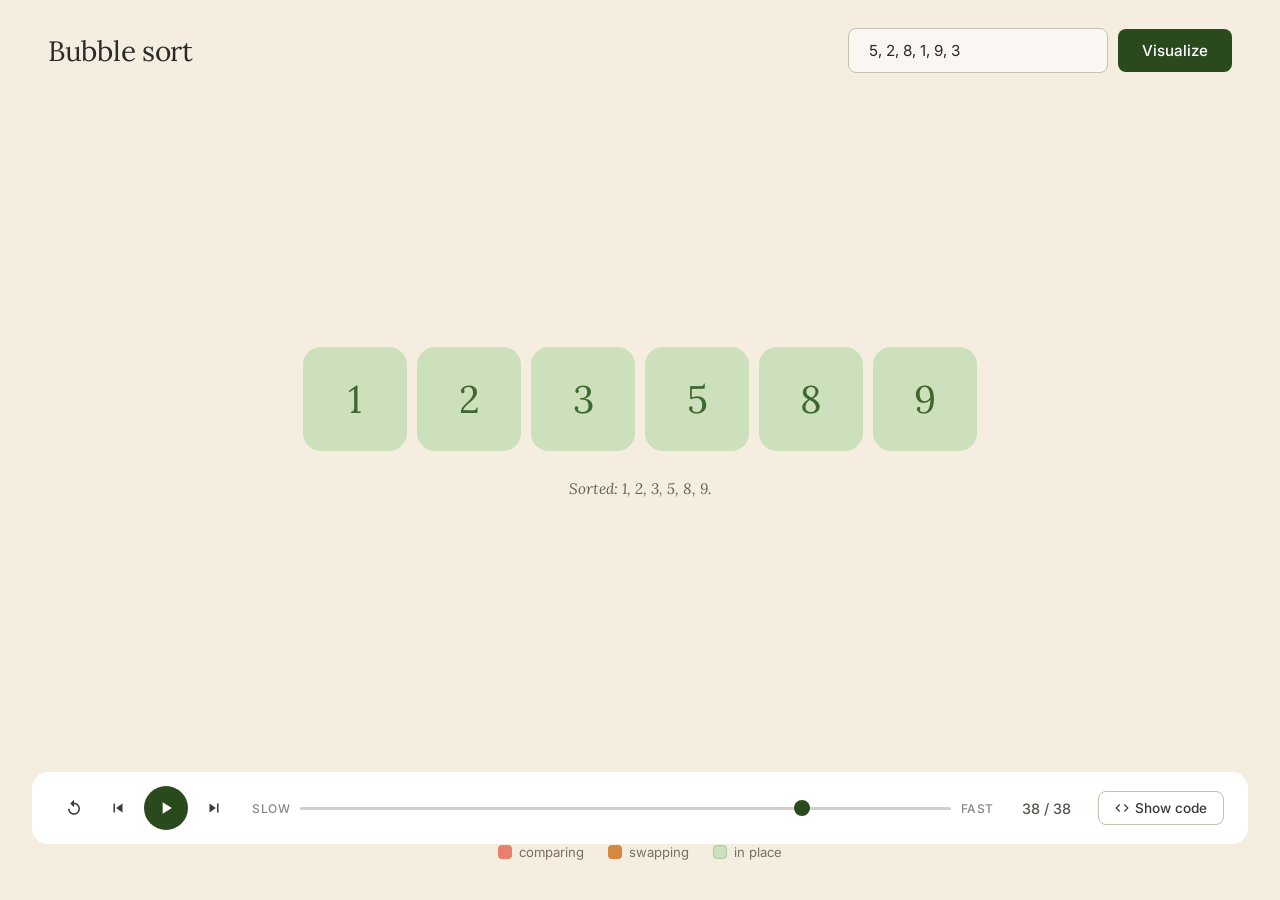
<file: templates/bubble_sort.html>
<!DOCTYPE html>
<html lang="en">

<head>
    <meta charset="UTF-8">
    <meta name="viewport" content="width=device-width, initial-scale=1.0">
    <title>Bubble Sort</title>
    <link rel="preconnect" href="https://fonts.googleapis.com">
    <link
        href="https://fonts.googleapis.com/css2?family=Lora:ital,wght@0,400;1,400&family=Inter:wght@400;500&display=swap"
        rel="stylesheet">
    <link rel="stylesheet" href="/static/css/bubble_sort.css">
</head>

<body>

    <header>
        <h1>Bubble sort</h1>
        <div class="input-area">
            <input type="text" id="array-input" value="5, 2, 8, 1, 9, 3" placeholder="e.g. 5, 2, 8, 1, 9, 3">
            <button class="btn-visualize" onclick="visualize()">Visualize</button>
        </div>
    </header>

    <main>
        <div class="array-container" id="array-container">
            <div class="card in-place">1</div>
            <div class="card in-place">2</div>
            <div class="card in-place">3</div>
            <div class="card in-place">5</div>
            <div class="card in-place">8</div>
            <div class="card in-place">9</div>
        </div>
        <p class="sorted-label" id="sorted-label">Sorted: 1, 2, 3, 5, 8, 9.</p>
    </main>

    <div class="control-bar">
        <div class="control-bar-inner">
            <div class="controls-row">

                <div class="control-buttons">
                    <!-- Reset -->
                    <button class="btn-control" title="Reset">
                        <svg viewBox="0 0 24 24" xmlns="http://www.w3.org/2000/svg">
                            <path
                                d="M12 5V1L7 6l5 5V7c3.31 0 6 2.69 6 6s-2.69 6-6 6-6-2.69-6-6H4c0 4.42 3.58 8 8 8s8-3.58 8-8-3.58-8-8-8z" />
                        </svg>
                    </button>
                    <!-- Step back -->
                    <button class="btn-control" title="Step back">
                        <svg viewBox="0 0 24 24" xmlns="http://www.w3.org/2000/svg">
                            <path d="M6 6h2v12H6zm3.5 6 8.5 6V6z" />
                        </svg>
                    </button>
                    <!-- Play / Pause -->
                    <button class="btn-control btn-play" title="Play">
                        <svg viewBox="0 0 24 24" xmlns="http://www.w3.org/2000/svg">
                            <path d="M8 5v14l11-7z" />
                        </svg>
                    </button>
                    <!-- Step forward -->
                    <button class="btn-control" title="Step forward">
                        <svg viewBox="0 0 24 24" xmlns="http://www.w3.org/2000/svg">
                            <path d="M6 18l8.5-6L6 6v12zM16 6v12h2V6h-2z" />
                        </svg>
                    </button>
                </div>

                <div class="speed-control">
                    <span class="speed-label">SLOW</span>
                    <input type="range" class="speed-slider" min="1" max="10" value="8">
                    <span class="speed-label">FAST</span>
                </div>

                <div class="step-counter" id="step-counter">38 / 38</div>

                <button class="btn-show-code">
                    <svg viewBox="0 0 24 24" xmlns="http://www.w3.org/2000/svg">
                        <polyline points="16 18 22 12 16 6" />
                        <polyline points="8 6 2 12 8 18" />
                    </svg>
                    Show code
                </button>

            </div>
        </div>

        <div class="legend">
            <span class="legend-item comparing">
                <span class="legend-dot"></span>
                comparing
            </span>
            <span class="legend-item swapping">
                <span class="legend-dot"></span>
                swapping
            </span>
            <span class="legend-item in-place">
                <span class="legend-dot"></span>
                in place
            </span>
        </div>
    </div>

    <script>
        async function visualize() {
            const input = document.getElementById('array-input').value;
            const nums = input.split(',').map(s => parseInt(s.trim())).filter(n => !isNaN(n));

            const res = await fetch('/api/bubble_sort', {
                method: 'POST',
                headers: { 'Content-Type': 'application/json' },
                body: JSON.stringify({ array: nums })
            });
            const steps = await res.json();

            const container = document.getElementById('array-container');
            let stepIndex = 0;

            function renderStep() {
                if (stepIndex >= steps.length) {
                    const last = steps[steps.length - 1].array;
                    container.innerHTML = last.map(n => `<div class="card in-place">${n}</div>`).join('');
                    document.getElementById('sorted-label').textContent = `Sorted: ${last.join(', ')}.`;
                    return;
                }

                const step = steps[stepIndex];
                container.innerHTML = step.array.map((n, i) => {
                    let cls = 'in-place';
                    if (step.comparing.includes(i)) cls = step.swapped ? 'swapping' : 'comparing';
                    return `<div class="card ${cls}">${n}</div>`;
                }).join('');

                document.getElementById('step-counter').textContent = `${stepIndex + 1} / ${steps.length}`;
                stepIndex++;
                const sliderVal = parseInt(document.querySelector('.speed-slider').value);
                const delay = 1500 - (sliderVal - 1) * 155;
                setTimeout(renderStep, delay);
            }

            renderStep();
        }
    </script>

</body>

</html>
</file>
<file: static/css/bubble_sort.css>
*, *::before, *::after {
  box-sizing: border-box;
  margin: 0;
  padding: 0;
}

body {
  background-color: #f4ede0;
  font-family: 'Inter', system-ui, sans-serif;
  color: #2a2a2a;
  height: 100vh;
  display: flex;
  flex-direction: column;
}

/* ── Header ── */
header {
  display: flex;
  align-items: center;
  justify-content: space-between;
  padding: 28px 48px 0;
}

header h1 {
  font-family: 'Lora', Georgia, serif;
  font-weight: 400;
  font-size: 1.75rem;
  letter-spacing: -0.01em;
}

.input-area {
  display: flex;
  align-items: center;
  gap: 10px;
}

.input-area input {
  padding: 12px 20px;
  font-size: 0.95rem;
  font-family: inherit;
  border: 1.5px solid #c8bfb0;
  border-radius: 8px;
  background: #faf7f2;
  color: #2a2a2a;
  width: 260px;
  outline: none;
  transition: border-color 0.2s;
}

.input-area input:focus {
  border-color: #7aaa60;
}

.btn-visualize {
  padding: 12px 24px;
  font-size: 0.95rem;
  font-family: inherit;
  font-weight: 500;
  background-color: #2a4a1e;
  color: #ffffff;
  border: none;
  border-radius: 8px;
  cursor: pointer;
  transition: background-color 0.2s;
}

.btn-visualize:hover {
  background-color: #1e3715;
}

/* ── Main visualization ── */
main {
  flex: 1;
  display: flex;
  flex-direction: column;
  align-items: center;
  justify-content: center;
  gap: 28px;
}

.array-container {
  display: flex;
  align-items: center;
  gap: 10px;
}

@keyframes swap-bounce {
  0%   { transform: scale(1); }
  40%  { transform: scale(1.18) translateY(-8px); }
  100% { transform: scale(1); }
}

.card {
  width: 104px;
  height: 104px;
  display: flex;
  align-items: center;
  justify-content: center;
  border-radius: 18px;
  font-family: 'Lora', Georgia, serif;
  font-size: 2.4rem;
  font-weight: 400;
  transition: background-color 0.3s;
}

.card.in-place {
  background-color: #cce0bc;
  color: #3f6830;
}

.card.comparing {
  background-color: #f0c4bc;
  color: #8a3020;
}

.card.swapping {
  background-color: #f0d4a8;
  color: #7a5010;
  animation: swap-bounce 0.5s ease;
}

.sorted-label {
  font-family: 'Lora', Georgia, serif;
  font-style: italic;
  font-size: 0.95rem;
  color: #6a6055;
}

/* ── Control bar ── */
.control-bar {
  padding: 0 32px 32px;
}

.control-bar-inner {
  background: #ffffff;
  border-radius: 16px;
  padding: 14px 24px;
  display: flex;
  flex-direction: column;
  gap: 12px;
}

.controls-row {
  display: flex;
  align-items: center;
  gap: 20px;
}

.control-buttons {
  display: flex;
  align-items: center;
  gap: 8px;
}

.btn-control {
  background: none;
  border: none;
  cursor: pointer;
  color: #3a3a3a;
  display: flex;
  align-items: center;
  justify-content: center;
  border-radius: 50%;
  width: 36px;
  height: 36px;
  transition: background-color 0.15s;
}

.btn-control:hover {
  background-color: #f0ece4;
}

.btn-control svg {
  width: 18px;
  height: 18px;
  fill: currentColor;
}

.btn-play {
  width: 44px;
  height: 44px;
  background-color: #2a4a1e;
  color: #ffffff;
  border-radius: 50%;
}

.btn-play:hover {
  background-color: #1e3715;
}

.btn-play svg {
  width: 20px;
  height: 20px;
}

.speed-control {
  display: flex;
  align-items: center;
  gap: 10px;
  flex: 1;
}

.speed-label {
  font-size: 0.75rem;
  font-weight: 500;
  color: #888;
  letter-spacing: 0.05em;
}

.speed-slider {
  flex: 1;
  -webkit-appearance: none;
  appearance: none;
  height: 3px;
  background: #d4cec4;
  border-radius: 2px;
  outline: none;
  cursor: pointer;
}

.speed-slider::-webkit-slider-thumb {
  -webkit-appearance: none;
  appearance: none;
  width: 16px;
  height: 16px;
  border-radius: 50%;
  background: #2a4a1e;
  cursor: pointer;
}

.step-counter {
  font-size: 0.9rem;
  font-weight: 500;
  color: #5a5550;
  min-width: 64px;
  text-align: center;
}

.btn-show-code {
  display: flex;
  align-items: center;
  gap: 6px;
  padding: 8px 16px;
  font-size: 0.85rem;
  font-family: inherit;
  font-weight: 500;
  background: none;
  border: 1.5px solid #c8bfb0;
  border-radius: 8px;
  color: #3a3a3a;
  cursor: pointer;
  transition: border-color 0.2s, background-color 0.2s;
  margin-left: auto;
}

.btn-show-code:hover {
  border-color: #7aaa60;
  background-color: #f8f4ee;
}

.btn-show-code svg {
  width: 14px;
  height: 14px;
  fill: none;
  stroke: currentColor;
  stroke-width: 2;
}

/* ── Legend ── */
.legend {
  display: flex;
  align-items: center;
  justify-content: center;
  gap: 24px;
  padding-bottom: 8px;
}

.legend-item {
  display: flex;
  align-items: center;
  gap: 7px;
  font-size: 0.82rem;
  color: #7a7060;
}

.legend-dot {
  width: 14px;
  height: 14px;
  border-radius: 4px;
  flex-shrink: 0;
}

.legend-item.comparing .legend-dot { background-color: #e88070; }
.legend-item.swapping  .legend-dot { background-color: #d48840; }
.legend-item.in-place  .legend-dot { background-color: #cce0bc; border: 1.5px solid #a8cca0; }
</file>
